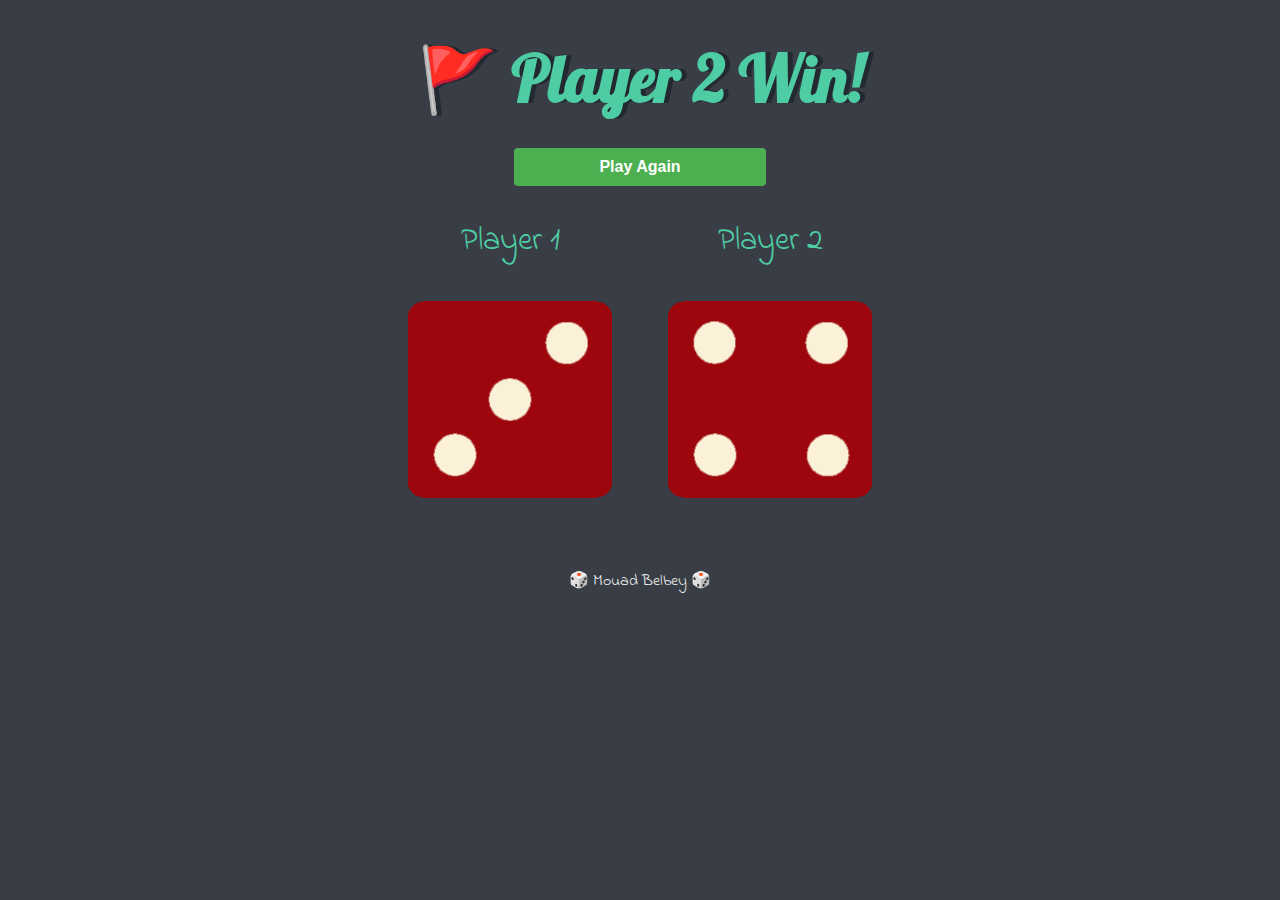
<file: index.html>
<!DOCTYPE html>
<html lang="en" dir="ltr">
  <head>
    <meta charset="utf-8">
    <title>Dicee</title>
    <link rel="stylesheet" href="styles.css">
    <link href="https://fonts.googleapis.com/css?family=Indie+Flower|Lobster" rel="stylesheet">

  </head>
  <body>

    <div class="container">
      <h1>Refresh the page to play again</h1>

      <button id="button">Play Again</button>

      <div class="dice-group">
        <div class="dice">
          <p>Player 1</p>
          <img class="img1" src="images/dice6.png">
        </div>
  
        <div class="dice">
          <p>Player 2</p>
          <img class="img2" src="images/dice6.png">
        </div>
      </div>
      

      
    </div>
    
<script src="scripts.js"></script>

  </body>

  <footer>
    🎲 Mouad Belbey 🎲
  </footer>
</html>
</file>
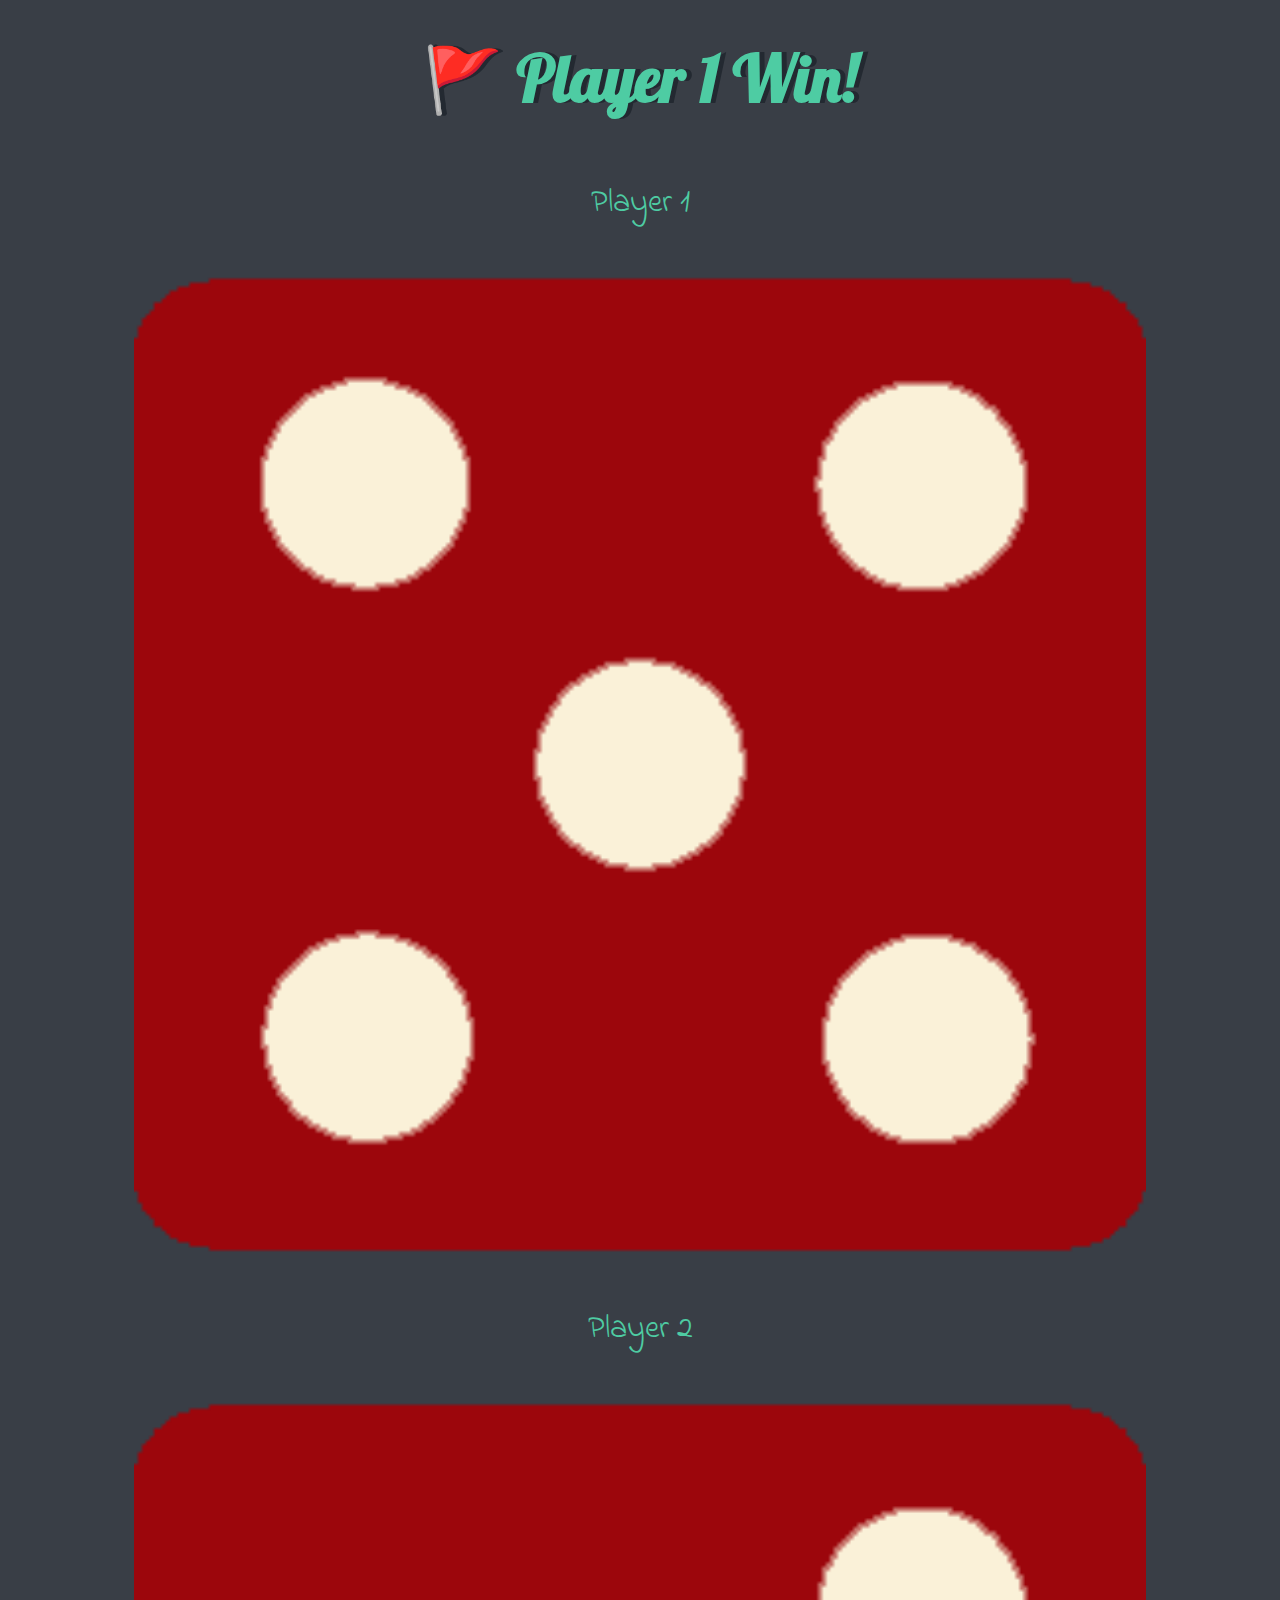
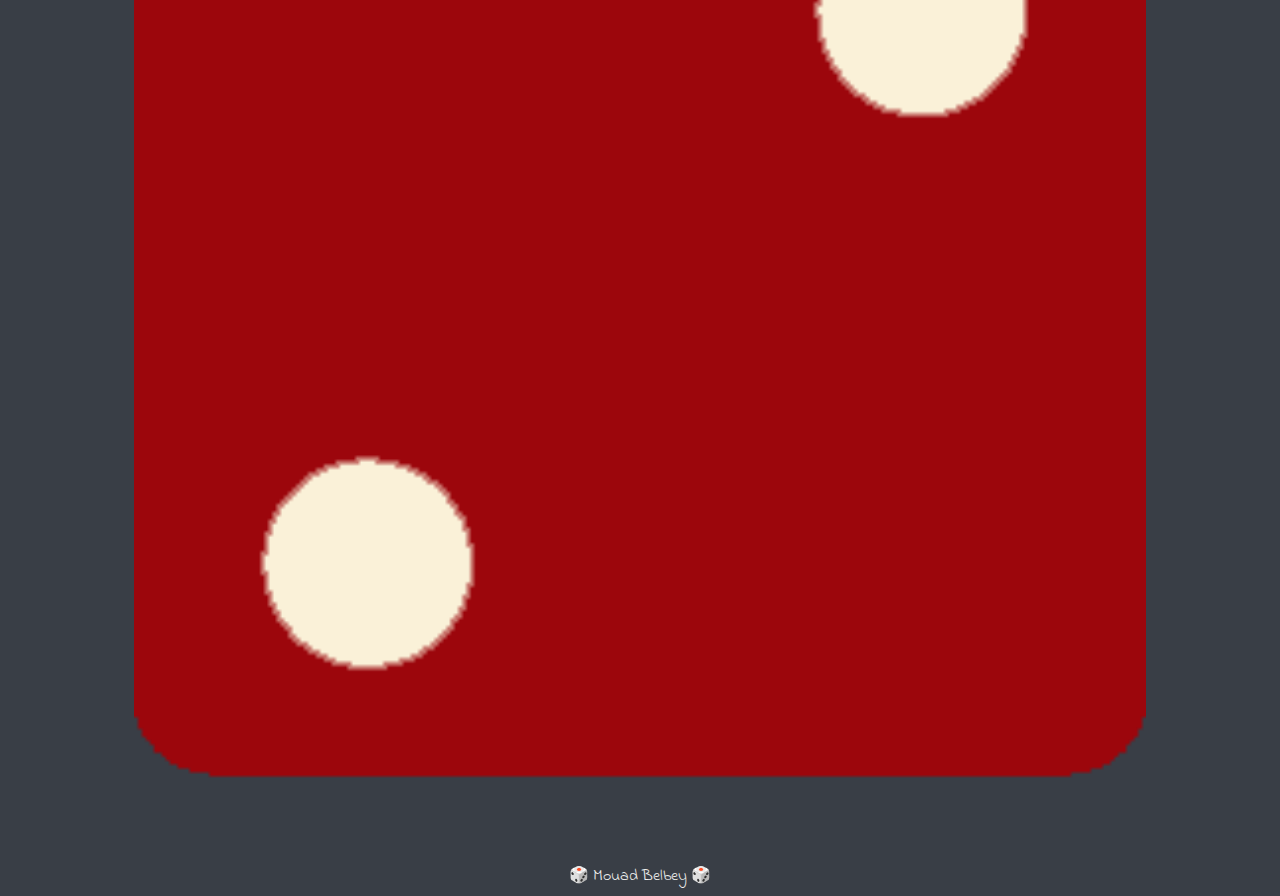
<file: dicee.html>
<!DOCTYPE html>
<html lang="en" dir="ltr">
  <head>
    <meta charset="utf-8">
    <title>Dicee</title>
    <link rel="stylesheet" href="styles.css">
    <link href="https://fonts.googleapis.com/css?family=Indie+Flower|Lobster" rel="stylesheet">

  </head>
  <body>

    <div class="container">
      <h1>Refresh Me</h1>

      <div class="dice">
        <p>Player 1</p>
        <img class="img1" src="images/dice6.png">
      </div>

      <div class="dice">
        <p>Player 2</p>
        <img class="img2" src="images/dice6.png">
      </div>

    </div>
<script src="scripts.js"></script>

  </body>

  <footer>
    🎲 Mouad Belbey 🎲
  </footer>
</html>
</file>
<file: styles.css>
.container {
  text-align: center;
  display: flex;
  flex-direction: column;
  justify-content: center;
}

.dice {
  text-align: center;
  display: inline-block;

}

body {
  background-color: #393E46;
}

h1 {
  margin: 30px;
  font-family: 'Lobster', cursive;
  text-shadow: 5px 0 #232931;
  font-size: 4rem;
  color: #4ECCA3;
}

h2 {
  margin: 30px;
  font-family: 'Lobster', cursive;
  text-shadow: 5px 0 #232931;
  font-size: 4rem;
  color: #cb7a62;
}

p {
  font-size: 2rem;
  color: #4ECCA3;
  font-family: 'Indie Flower', cursive;
}

img {
  width: 80%;
}

footer {
  margin-top: 5%;
  color: #EEEEEE;
  text-align: center;
  font-family: 'Indie Flower', cursive;

}


/* CSS for Button */
#button {
  display: inline-block;
  margin: 0 40%;
  padding: 10px 20px;
  font-size: 16px;
  font-weight: bold;
  text-align: center;
  text-decoration: none;
  background-color: #4CAF50;
  color: #ffffff;
  border: none;
  border-radius: 4px;
  cursor: pointer;
  transition: background-color 0.3s ease;
}

#button:hover {
  background-color: #45a049;
}

#button:focus {
  outline: none;
}

#button:active {
  background-color: #3e8e41;
}
</file>
